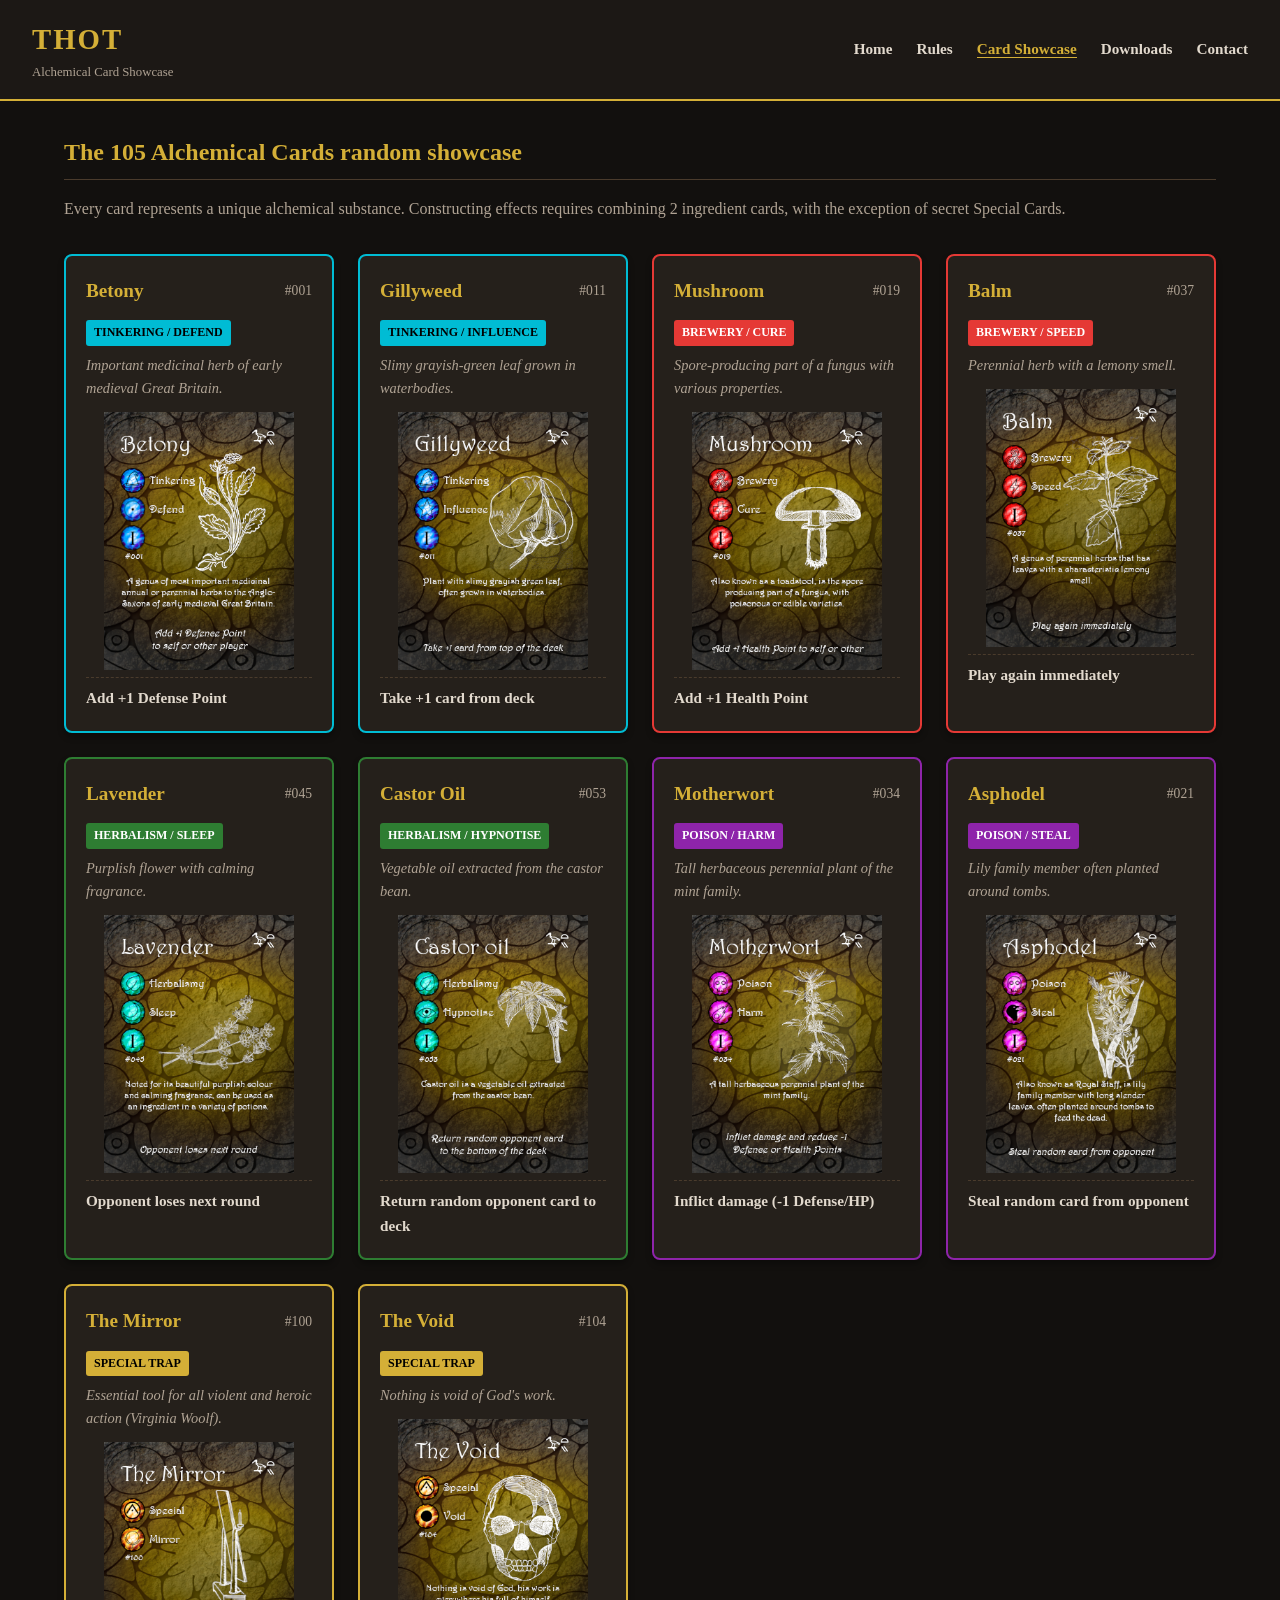
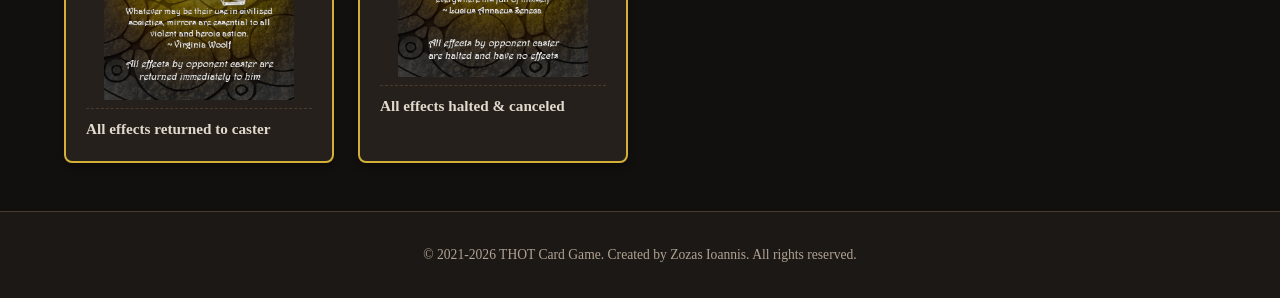
<file: thot/cards.html>
<!DOCTYPE html>
<html lang='en'>
<head>
    <meta charset='UTF-8'>
    <meta name='viewport' content='width=device-width, initial-scale=1.0'>
    <title>Card Showcase - THOT Card Game</title>
    <link rel='stylesheet' href='style.css'>
</head>
<body>
    <header>
        <div class='logo-area'>
            <h1>THOT</h1>
            <p>Alchemical Card Showcase</p>
        </div>
        <nav>
            <ul>
                <li><a href='index.html'>Home</a></li>
                <li><a href='rules.html'>Rules</a></li>
                <li><a href='cards.html' class='active'>Card Showcase</a></li>
                <li><a href='downloads.html'>Downloads</a></li>
                <li><a href='contact.html'>Contact</a></li>
            </ul>
        </nav>
    </header>
    <div class='container'>
        <h2 class='section-title'>The 105 Alchemical Cards random showcase</h2>
        <p style='margin-bottom: 2rem; color: var(--text-muted);'>
            Every card represents a unique alchemical substance. Constructing effects requires combining 2 ingredient cards, with the exception of secret Special Cards.
        </p>
        <div class='grid-cards'>
            <!-- Tinkering Group -->
            <div class='card-box tinkering'>
                <div class='card-header'>
                    <h3 class='card-title'>Betony</h3>
                    <span class='card-id'>#001</span>
                </div>
                <span class='card-badge tinkering-badge'>Tinkering / Defend</span>
                <p class='card-desc'>Important medicinal herb of early medieval Great Britain.</p>
                <center><img src='images/001.png' width=190 height=258></center>
                <div class='card-effect'>Add +1 Defense Point</div>
            </div>
            <div class='card-box tinkering'>
                <div class='card-header'>
                    <h3 class='card-title'>Gillyweed</h3>
                    <span class='card-id'>#011</span>
                </div>
                <span class='card-badge tinkering-badge'>Tinkering / Influence</span>
                <p class='card-desc'>Slimy grayish-green leaf grown in waterbodies.</p>
                <center><img src='images/011.png' width=190 height=258></center>
                <div class='card-effect'>Take +1 card from deck</div>
            </div>
            <!-- Brewery Group -->
            <div class='card-box brewery'>
                <div class='card-header'>
                    <h3 class='card-title'>Mushroom</h3>
                    <span class='card-id'>#019</span>
                </div>
                <span class='card-badge brewery-badge'>Brewery / Cure</span>
                <p class='card-desc'>Spore-producing part of a fungus with various properties.</p>
                <center><img src='images/019.png' width=190 height=258></center>
                <div class='card-effect'>Add +1 Health Point</div>
            </div>
            <div class='card-box brewery'>
                <div class='card-header'>
                    <h3 class='card-title'>Balm</h3>
                    <span class='card-id'>#037</span>
                </div>
                <span class='card-badge brewery-badge'>Brewery / Speed</span>
                <p class='card-desc'>Perennial herb with a lemony smell.</p>
                <center><img src='images/037.png' width=190 height=258></center>
                <div class='card-effect'>Play again immediately</div>
            </div>
            <!-- Herbalism Group -->
            <div class='card-box herbalism'>
                <div class='card-header'>
                    <h3 class='card-title'>Lavender</h3>
                    <span class='card-id'>#045</span>
                </div>
                <span class='card-badge herbalism-badge'>Herbalism / Sleep</span>
                <p class='card-desc'>Purplish flower with calming fragrance.</p>
                <center><img src='images/045.png' width=190 height=258></center>
                <div class='card-effect'>Opponent loses next round</div>
            </div>
            <div class='card-box herbalism'>
                <div class='card-header'>
                    <h3 class='card-title'>Castor Oil</h3>
                    <span class='card-id'>#053</span>
                </div>
                <span class='card-badge herbalism-badge'>Herbalism / Hypnotise</span>
                <p class='card-desc'>Vegetable oil extracted from the castor bean.</p>
                <center><img src='images/053.png' width=190 height=258></center>
                <div class='card-effect'>Return random opponent card to deck</div>
            </div>
            <!-- Poison Group -->
            <div class='card-box poison'>
                <div class='card-header'>
                    <h3 class='card-title'>Motherwort</h3>
                    <span class='card-id'>#034</span>
                </div>
                <span class='card-badge poison-badge'>Poison / Harm</span>
                <p class='card-desc'>Tall herbaceous perennial plant of the mint family.</p>
                <center><img src='images/034.png' width=190 height=258></center>
                <div class='card-effect'>Inflict damage (-1 Defense/HP)</div>
            </div>
            <div class='card-box poison'>
                <div class='card-header'>
                    <h3 class='card-title'>Asphodel</h3>
                    <span class='card-id'>#021</span>
                </div>
                <span class='card-badge poison-badge'>Poison / Steal</span>
                <p class='card-desc'>Lily family member often planted around tombs.</p>
                <center><img src='images/021.png' width=190 height=258></center>
                <div class='card-effect'>Steal random card from opponent</div>
            </div>
            <!-- Special Cards -->
            <div class='card-box special'>
                <div class='card-header'>
                    <h3 class='card-title'>The Mirror</h3>
                    <span class='card-id'>#100</span>
                </div>
                <span class='card-badge special-badge'>Special Trap</span>
                <p class='card-desc'>Essential tool for all violent and heroic action (Virginia Woolf).</p>
                <center><img src='images/100.png' width=190 height=258></center>
                <div class='card-effect'>All effects returned to caster</div>
            </div>
            <div class='card-box special'>
                <div class='card-header'>
                    <h3 class='card-title'>The Void</h3>
                    <span class='card-id'>#104</span>
                </div>
                <span class='card-badge special-badge'>Special Trap</span>
                <p class='card-desc'>Nothing is void of God's work.</p>
                <center><img src='images/104.png' width=190 height=258></center>
                <div class='card-effect'>All effects halted & canceled</div>
            </div>
        </div>
    </div>
    <footer>
        <p>&copy; 2021-2026 THOT Card Game. Created by Zozas Ioannis. All rights reserved.</p>
    </footer>
</body>
</html>
</file>
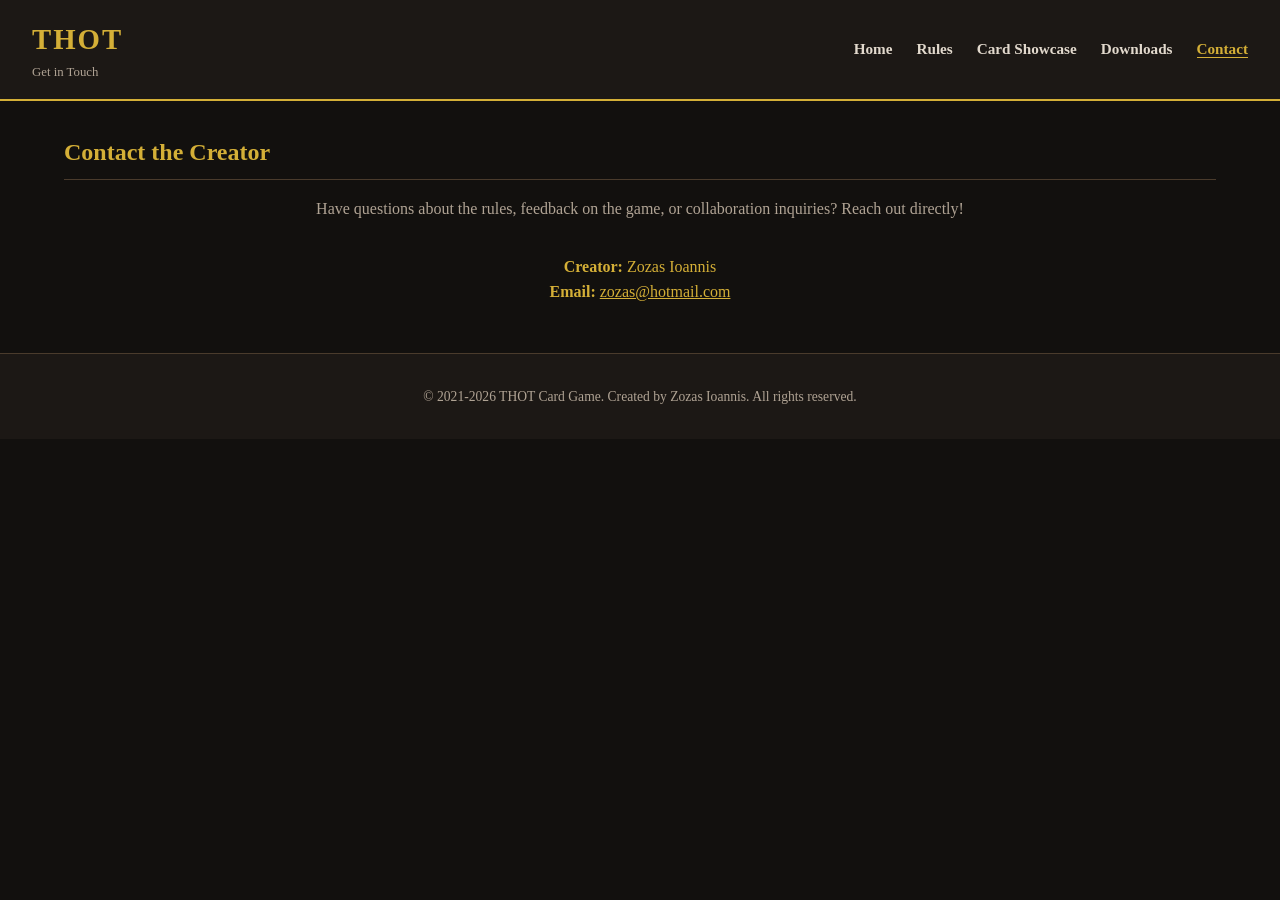
<file: thot/contact.html>
<!DOCTYPE html>
<html lang="en">
<head>
    <meta charset="UTF-8">
    <meta name="viewport" content="width=device-width, initial-scale=1.0">
    <title>Contact - THOT Card Game</title>
    <link rel="stylesheet" href="style.css">
</head>
<body>
    <header>
        <div class="logo-area">
            <h1>THOT</h1>
            <p>Get in Touch</p>
        </div>
        <nav>
            <ul>
                <li><a href="index.html">Home</a></li>
                <li><a href="rules.html">Rules</a></li>
                <li><a href="cards.html">Card Showcase</a></li>
                <li><a href="downloads.html">Downloads</a></li>
                <li><a href="contact.html" class="active">Contact</a></li>
            </ul>
        </nav>
    </header>
    <div class="container">
        <h2 class="section-title">Contact the Creator</h2>
        <p style="margin-bottom: 2rem; color: var(--text-muted); text-align: center;">
            Have questions about the rules, feedback on the game, or collaboration inquiries? Reach out directly!
        </p>

        <div style="text-align: center; margin-bottom: 2rem; color: var(--accent-gold);">
            <p><strong>Creator:</strong> Zozas Ioannis</p>
            <p><strong>Email:</strong> <a href="mailto:zozas@hotmail.com" style="color: var(--accent-gold);">zozas@hotmail.com</a></p>
        </div>

    </div>
    <footer>
        <p>&copy; 2021-2026 THOT Card Game. Created by Zozas Ioannis. All rights reserved.</p>
    </footer>
</body>
</html>
</file>
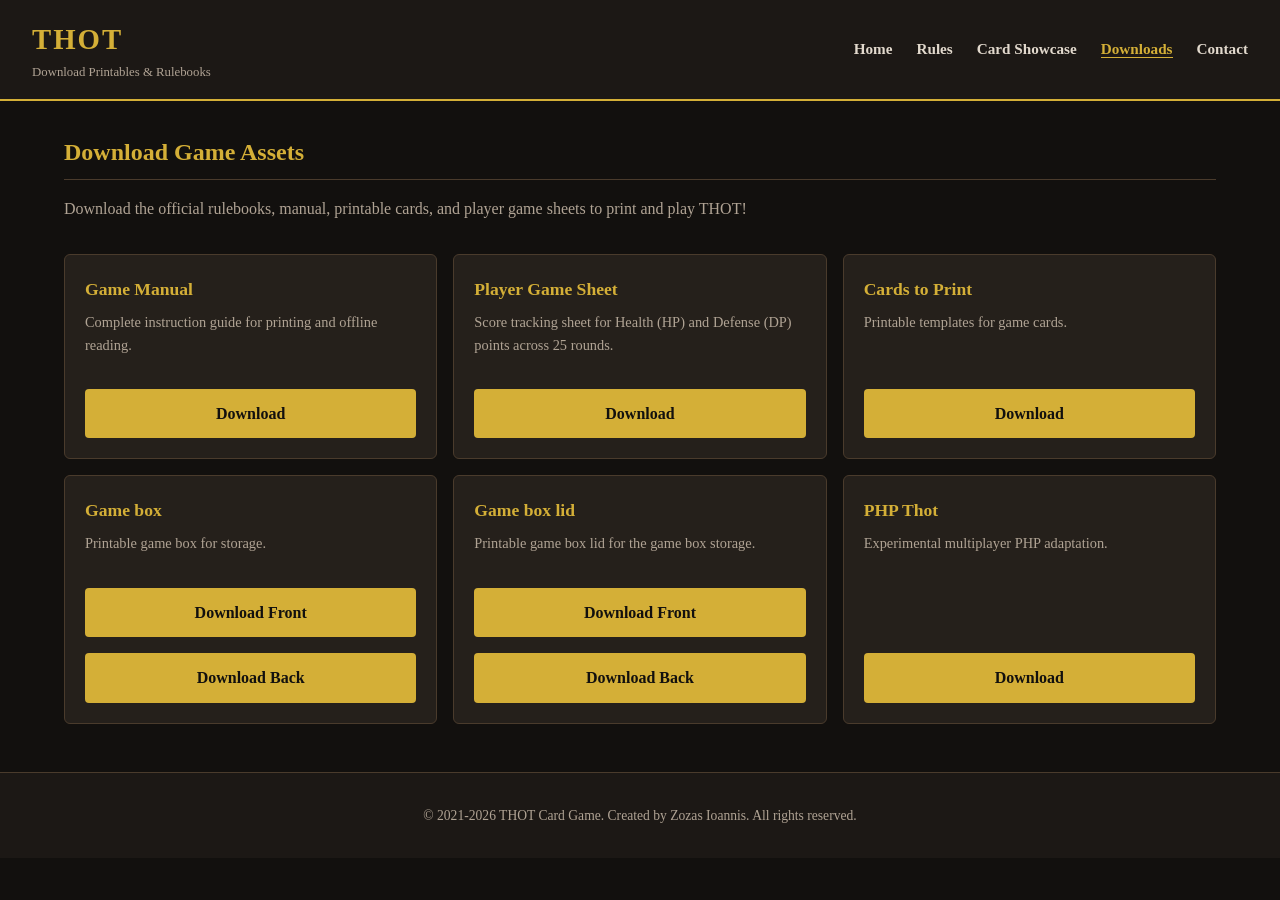
<file: thot/downloads.html>
<!DOCTYPE html>
<html lang='en'>
<head>
    <meta charset='UTF-8'>
    <meta name='viewport' content='width=device-width, initial-scale=1.0'>
    <title>Downloads - THOT Card Game</title>
    <link rel='stylesheet' href='style.css'>
</head>
<body>
    <header>
        <div class='logo-area'>
            <h1>THOT</h1>
            <p>Download Printables & Rulebooks</p>
        </div>
        <nav>
            <ul>
                <li><a href='index.html'>Home</a></li>
                <li><a href='rules.html'>Rules</a></li>
                <li><a href='cards.html'>Card Showcase</a></li>
                <li><a href='downloads.html' class='active'>Downloads</a></li>
                <li><a href='contact.html'>Contact</a></li>
            </ul>
        </nav>
    </header>
    <div class='container'>
        <h2 class='section-title'>Download Game Assets</h2>
        <p style='margin-bottom: 2rem; color: var(--text-muted);'>
            Download the official rulebooks, manual, printable cards, and player game sheets to print and play THOT!
        </p>

        <ul class='download-list'>
            <li class='download-item'>
                <div>
                    <h3>Game Manual</h3>
                    <p>Complete instruction guide for printing and offline reading.</p>
                </div>
                <a href='download/Manual.pdf' download class='btn' target='_blank' style='margin-top: 1rem; text-align: center;'>Download</a>
            </li>
            <li class='download-item'>
                <div>
                    <h3>Player Game Sheet</h3>
                    <p>Score tracking sheet for Health (HP) and Defense (DP) points across 25 rounds.</p>
                </div>
                <a href='download/Sheet.pdf' download class='btn' target='_blank' style='margin-top: 1rem; text-align: center;'>Download</a>
            </li>
            <li class='download-item'>
                <div>
                    <h3>Cards to Print</h3>
                    <p>Printable templates for game cards.</p>
                </div>
                <a href='download/Cards.pdf' download class='btn' target='_blank' style='margin-top: 1rem; text-align: center;'>Download</a>
            </li>
            <li class='download-item'>
                <div>
                    <h3>Game box</h3>
                    <p>Printable game box for storage.</p>
                </div>
                <a href='download/Box_front.pdf' download class='btn' target='_blank' style='margin-top: 1rem; text-align: center;'>Download Front</a>
                <a href='download/Box_back.pdf' download class='btn' target='_blank' style='margin-top: 1rem; text-align: center;'>Download Back</a>
            </li>
            <li class='download-item'>
                <div>
                    <h3>Game box lid</h3>
                    <p>Printable game box lid for the game box storage.</p>
                </div>
                <a href='download/Lid_front.pdf' download class='btn' target='_blank' style='margin-top: 1rem; text-align: center;'>Download Front</a>
                <a href='download/Lid_back.pdf' download class='btn' target='_blank' style='margin-top: 1rem; text-align: center;'>Download Back</a>
            </li>
            <li class='download-item'>
                <div>
                    <h3>PHP Thot</h3>
                    <p>Experimental multiplayer PHP adaptation.</p>
                </div>
                <a href='download/PHP-thot.zip' download class='btn' target='_blank' style='margin-top: 1rem; text-align: center;'>Download</a>
            </li>
        </ul>
    </div>
    <footer>
        <p>&copy; 2021-2026 THOT Card Game. Created by Zozas Ioannis. All rights reserved.</p>
    </footer>
</body>
</html>
</file>
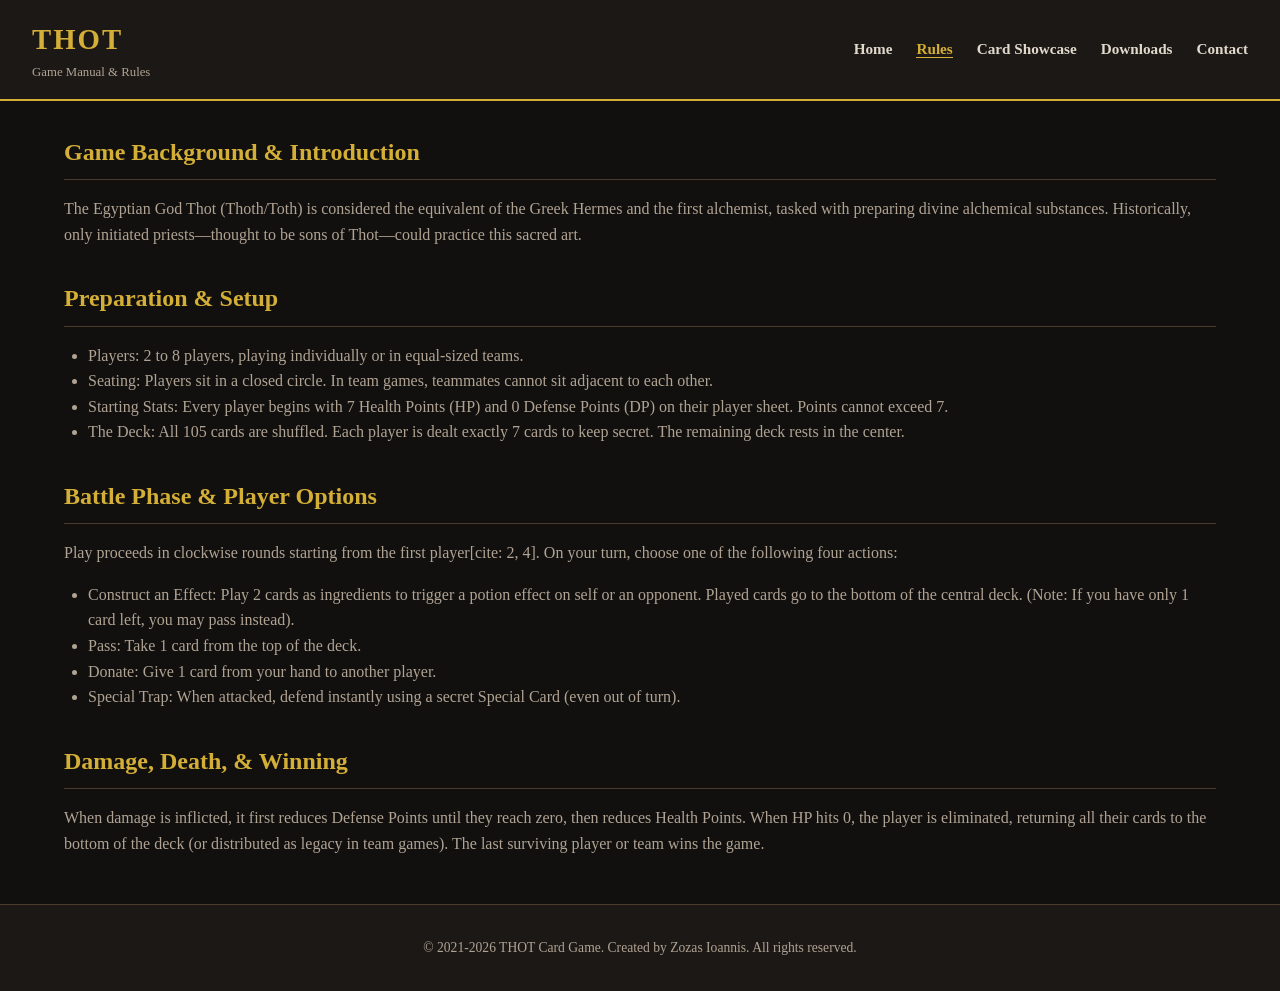
<file: thot/rules.html>
<!DOCTYPE html>
<html lang='en'>
<head>
    <meta charset='UTF-8'>
    <meta name='viewport' content='width=device-width, initial-scale=1.0'>
    <title>Rules - THOT Card Game</title>
    <link rel='stylesheet' href='style.css'>
</head>
<body>
    <header>
        <div class='logo-area'>
            <h1>THOT</h1>
            <p>Game Manual & Rules</p>
        </div>
        <nav>
            <ul>
                <li><a href='index.html'>Home</a></li>
                <li><a href='rules.html' class='active'>Rules</a></li>
                <li><a href='cards.html'>Card Showcase</a></li>
                <li><a href='downloads.html'>Downloads</a></li>
                <li><a href='contact.html'>Contact</a></li>
            </ul>
        </nav>
    </header>
    <div class='container'>
        <h2 class='section-title'>Game Background & Introduction</h2>
        <p style='margin-bottom: 1.5rem; color: var(--text-muted);'>
            The Egyptian God Thot (Thoth/Toth) is considered the equivalent of the Greek Hermes and the first alchemist, tasked with preparing divine alchemical substances. Historically, only initiated priests—thought to be sons of Thot—could practice this sacred art.
        </p>

        <h2 class='section-title'>Preparation & Setup</h2>
        <ul style='margin-left: 1.5rem; margin-bottom: 1.5rem; color: var(--text-muted);'>
            <li>Players: 2 to 8 players, playing individually or in equal-sized teams.</li>
            <li>Seating: Players sit in a closed circle. In team games, teammates cannot sit adjacent to each other.</li>
            <li>Starting Stats: Every player begins with 7 Health Points (HP) and 0 Defense Points (DP) on their player sheet. Points cannot exceed 7.</li>
            <li>The Deck: All 105 cards are shuffled. Each player is dealt exactly 7 cards to keep secret. The remaining deck rests in the center.</li>
        </ul>

        <h2 class='section-title'>Battle Phase & Player Options</h2>
        <p style='margin-bottom: 1rem; color: var(--text-muted);'>
            Play proceeds in clockwise rounds starting from the first player[cite: 2, 4]. On your turn, choose one of the following four actions:
        </p>
        <ul style='margin-left: 1.5rem; margin-bottom: 1.5rem; color: var(--text-muted);'>
            <li>Construct an Effect: Play 2 cards as ingredients to trigger a potion effect on self or an opponent. Played cards go to the bottom of the central deck. (Note: If you have only 1 card left, you may pass instead).</li>
            <li>Pass: Take 1 card from the top of the deck.</li>
            <li>Donate: Give 1 card from your hand to another player.</li>
            <li>Special Trap: When attacked, defend instantly using a secret Special Card (even out of turn).</li>
        </ul>

        <h2 class='section-title'>Damage, Death, & Winning</h2>
        <p style='margin-bottom: 1.5rem; color: var(--text-muted);'>
            When damage is inflicted, it first reduces Defense Points until they reach zero, then reduces Health Points. When HP hits 0, the player is eliminated, returning all their cards to the bottom of the deck (or distributed as legacy in team games). The last surviving player or team wins the game.
        </p>
    </div>

    <footer>
        <p>&copy; 2021-2026 THOT Card Game. Created by Zozas Ioannis. All rights reserved.</p>
    </footer>
</body>
</html>
</file>
<file: thot/style.css>
/* ==========================================
   THOT BOARD GAME - MAIN STYLESHEET
   ========================================== */

:root {
    --bg-dark: #12100e;
    --parchment-bg: #1c1815;
    --parchment-card: #25201b;
    --text-main: #e2d9cd;
    --text-muted: #b0a394;
    --accent-gold: #d4af37;
    --accent-gold-hover: #f3d458;
    --border-color: #4a3b2c;
    
    /* Card group colors matching printables */
    --tinkering-cyan: #00bcd4;
    --brewery-red: #e53935;
    --herbalism-green: #2e7d32;
    --poison-purple: #8e24aa;
    --special-dark: #212121;
}

* {
    box-sizing: border-box;
    margin: 0;
    padding: 0;
}

body {
    background-color: var(--bg-dark);
    color: var(--text-main);
    font-family: 'Georgia', serif, sans-serif;
    line-height: 1.6;
    padding: 0;
}

/* Header & Navigation */
header {
    background: var(--parchment-bg);
    border-bottom: 2px solid var(--accent-gold);
    padding: 1rem 2rem;
    display: flex;
    justify-content: space-between;
    align-items: center;
    flex-wrap: wrap;
    position: sticky;
    top: 0;
    z-index: 100;
}

.logo-area h1 {
    font-size: 1.8rem;
    color: var(--accent-gold);
    letter-spacing: 2px;
}

.logo-area p {
    font-size: 0.8rem;
    color: var(--text-muted);
}

nav ul {
    list-style: none;
    display: flex;
    gap: 1.5rem;
    flex-wrap: wrap;
}

nav a {
    color: var(--text-main);
    text-decoration: none;
    font-weight: bold;
    font-size: 0.95rem;
    transition: color 0.3s;
}

nav a:hover, nav a.active {
    color: var(--accent-gold);
    border-bottom: 1px solid var(--accent-gold);
}


/* Main Container */
.container {
    max-width: 1200px;
    margin: 2rem auto;
    padding: 0 1.5rem;
}

/* Hero Section */
.hero {
    background: linear-gradient(rgba(18,16,14,0.85), rgba(18,16,14,0.85)), url('assets/bg-texture.jpg') center/cover;
    border: 1px solid var(--border-color);
    border-radius: 8px;
    padding: 3rem 2rem;
    text-align: center;
    margin-bottom: 2rem;
}

.hero h2 {
    font-size: 2.5rem;
    color: var(--accent-gold);
    margin-bottom: 1rem;
}

.hero p {
    font-size: 1.1rem;
    color: var(--text-muted);
    max-width: 800px;
    margin: 0 auto 1.5rem auto;
}

/* Buttons */
.btn {
    display: inline-block;
    background: var(--accent-gold);
    color: var(--bg-dark);
    padding: 0.75rem 1.5rem;
    border-radius: 4px;
    text-decoration: none;
    font-weight: bold;
    transition: background 0.3s;
}

.btn:hover {
    background: var(--accent-gold-hover);
}

/* Cards Grid & Showcase */
.section-title {
    color: var(--accent-gold);
    border-bottom: 1px solid var(--border-color);
    padding-bottom: 0.5rem;
    margin: 2rem 0 1rem 0;
    font-size: 1.5rem;
}

.grid-cards {
    display: grid;
    grid-template-columns: repeat(auto-fill, minmax(260px, 1fr));
    gap: 1.5rem;
    margin-bottom: 2rem;
}

.card-box {
    background: var(--parchment-card);
    border: 2px solid var(--border-color);
    border-radius: 8px;
    padding: 1.25rem;
    position: relative;
    box-shadow: 0 4px 6px rgba(0,0,0,0.3);
}

.card-box.tinkering { border-color: var(--tinkering-cyan); }
.card-box.brewery { border-color: var(--brewery-red); }
.card-box.herbalism { border-color: var(--herbalism-green); }
.card-box.poison { border-color: var(--poison-purple); }
.card-box.special { border-color: var(--accent-gold); }

.card-header {
    display: flex;
    justify-content: space-between;
    align-items: center;
    margin-bottom: 0.75rem;
}

.card-title {
    font-size: 1.2rem;
    color: var(--accent-gold);
}

.card-id {
    font-size: 0.85rem;
    color: var(--text-muted);
}

.card-badge {
    display: inline-block;
    padding: 0.2rem 0.5rem;
    font-size: 0.75rem;
    border-radius: 3px;
    margin-bottom: 0.5rem;
    font-weight: bold;
    text-transform: uppercase;
}

.tinkering-badge { background: var(--tinkering-cyan); color: #000; }
.brewery-badge { background: var(--brewery-red); color: #fff; }
.herbalism-badge { background: var(--herbalism-green); color: #fff; }
.poison-badge { background: var(--poison-purple); color: #fff; }
.special-badge { background: var(--accent-gold); color: #000; }

.card-desc {
    font-size: 0.9rem;
    color: var(--text-muted);
    font-style: italic;
    margin-bottom: 0.75rem;
}

.card-effect {
    font-size: 0.95rem;
    font-weight: bold;
    color: var(--text-main);
    border-top: 1px dashed var(--border-color);
    padding-top: 0.5rem;
}

/* Downloads Section */
.download-list {
    list-style: none;
    display: grid;
    grid-template-columns: repeat(auto-fill, minmax(280px, 1fr));
    gap: 1rem;
    margin-top: 1rem;
}

.download-item {
    background: var(--parchment-card);
    border: 1px solid var(--border-color);
    padding: 1.25rem;
    border-radius: 6px;
    display: flex;
    flex-direction: column;
    justify-content: space-between;
}

.download-item h3 {
    color: var(--accent-gold);
    font-size: 1.1rem;
    margin-bottom: 0.5rem;
}

.download-item p {
    font-size: 0.9rem;
    color: var(--text-muted);
    margin-bottom: 1rem;
}

/* Footer */
footer {
    text-align: center;
    padding: 2rem;
    background: var(--parchment-bg);
    border-top: 1px solid var(--border-color);
    color: var(--text-muted);
    font-size: 0.85rem;
    margin-top: 3rem;
}

/* Mobile Responsiveness */
@media(max-width: 768px) {
    header {
        flex-direction: column;
        align-items: flex-start;
        gap: 1rem;
    }
    nav ul {
        gap: 1rem;
    }
}
</file>
